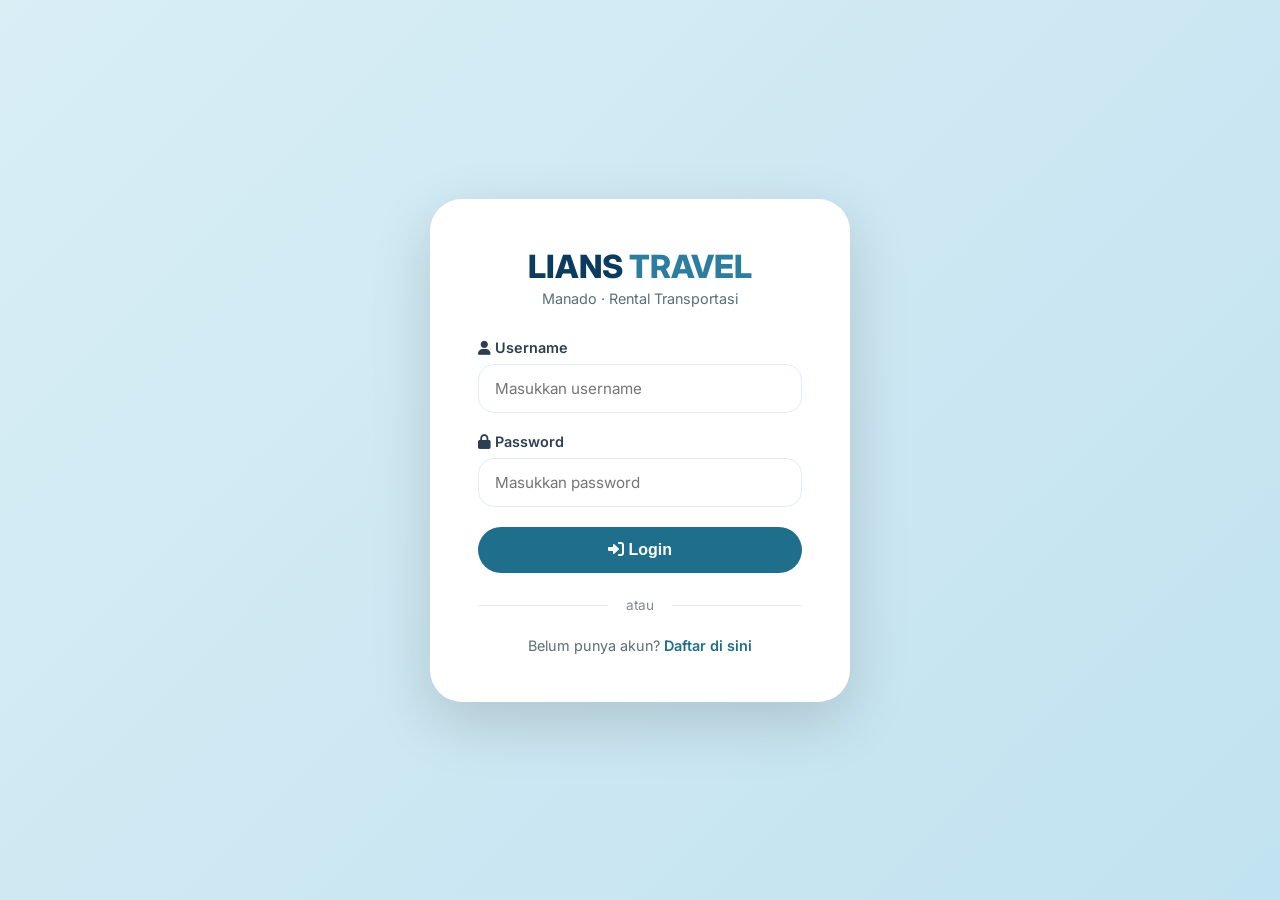
<file: frontend/login.html>
<!DOCTYPE html>
<html lang="id">
<head>
    <meta charset="UTF-8">
    <meta name="viewport" content="width=device-width, initial-scale=1.0">
    <title>Login - Lians Travel</title>
    <link href="https://fonts.googleapis.com/css2?family=Inter:wght@300;400;500;600;700;800&display=swap" rel="stylesheet">
    <link rel="stylesheet" href="https://cdnjs.cloudflare.com/ajax/libs/font-awesome/6.0.0-beta3/css/all.min.css">
    <style>
        * { margin: 0; padding: 0; box-sizing: border-box; }
        body {
            font-family: 'Inter', sans-serif;
            background: linear-gradient(135deg, #d9eef5 0%, #c1e2f0 100%);
            min-height: 100vh;
            display: flex;
            align-items: center;
            justify-content: center;
            padding: 20px;
        }
        .login-container {
            background: white;
            border-radius: 32px;
            box-shadow: 0 20px 60px rgba(0,0,0,0.15);
            padding: 48px;
            max-width: 420px;
            width: 100%;
        }
        .logo { text-align: center; margin-bottom: 32px; }
        .logo h1 { font-size: 2rem; font-weight: 800; color: #0b3b5f; }
        .logo span { color: #2c7da0; }
        .logo p { color: #5a6e7a; font-size: 0.9rem; margin-top: 4px; }
        .form-group { margin-bottom: 20px; }
        .form-group label {
            display: block;
            font-weight: 600;
            margin-bottom: 8px;
            color: #2c3e50;
            font-size: 0.9rem;
        }
        .form-group input {
            width: 100%;
            padding: 14px 16px;
            border: 1.5px solid #e0eef4;
            border-radius: 16px;
            font-family: inherit;
            font-size: 0.95rem;
        }
        .form-group input:focus {
            outline: none;
            border-color: #2c7da0;
            box-shadow: 0 0 0 3px rgba(44, 125, 160, 0.1);
        }
        .btn-login {
            width: 100%;
            padding: 14px;
            background: #1f6e8c;
            color: white;
            border: none;
            border-radius: 40px;
            font-weight: 700;
            font-size: 1rem;
            cursor: pointer;
            transition: 0.2s;
        }
        .btn-login:hover { background: #0b5e7e; transform: translateY(-2px); }
        .divider {
            text-align: center;
            margin: 24px 0;
            color: #7f8c8d;
            font-size: 0.85rem;
            position: relative;
        }
        .divider::before, .divider::after {
            content: '';
            position: absolute;
            top: 50%;
            width: 40%;
            height: 1px;
            background: #e0eef4;
        }
        .divider::before { left: 0; }
        .divider::after { right: 0; }
        .register-link {
            text-align: center;
            margin-top: 16px;
            color: #5a6e7a;
            font-size: 0.9rem;
        }
        .register-link a { color: #1f6e8c; font-weight: 600; text-decoration: none; }
        .alert {
            padding: 12px 16px;
            border-radius: 12px;
            margin-bottom: 20px;
            font-size: 0.85rem;
            display: none;
        }
        .alert-error { background: #fee2e2; color: #b91c1c; }
        .alert-success { background: #d1fae5; color: #065f46; }
        .alert.show { display: block; }
    </style>
</head>
<body>

    <div class="login-container">
        <div class="logo">
            <h1>LIANS <span>TRAVEL</span></h1>
            <p>Manado · Rental Transportasi</p>
        </div>

        <div id="alertBox" class="alert"></div>

        <form id="loginForm">
            <div class="form-group">
                <label><i class="fas fa-user"></i> Username</label>
                <input type="text" id="username" placeholder="Masukkan username" required>
            </div>
            <div class="form-group">
                <label><i class="fas fa-lock"></i> Password</label>
                <input type="password" id="password" placeholder="Masukkan password" required>
            </div>
            <button type="submit" class="btn-login"><i class="fas fa-sign-in-alt"></i> Login</button>
        </form>

        <div class="divider">atau</div>
        <div class="register-link">Belum punya akun? <a href="/register">Daftar di sini</a></div>
    </div>

    <script>
        const API_URL = '/api';

        function showAlert(message, type) {
            const alertBox = document.getElementById('alertBox');
            alertBox.textContent = message;
            alertBox.className = `alert alert-${type} show`;
            setTimeout(() => { alertBox.className = 'alert'; }, 5000);
        }

        document.getElementById('loginForm').addEventListener('submit', async function(e) {
            e.preventDefault();
            const username = document.getElementById('username').value.trim();
            const password = document.getElementById('password').value;

            if (!username || !password) return showAlert('Harap isi username dan password', 'error');

            try {
                const response = await fetch(`${API_URL}/users/login`, {
                    method: 'POST',
                    headers: { 'Content-Type': 'application/json' },
                    body: JSON.stringify({ username, password })
                });
                const result = await response.json();

                if (result.success) {
                    localStorage.setItem('token', result.data.token);
                    localStorage.setItem('user', JSON.stringify(result.data.user));
                    showAlert('Login berhasil! Mengalihkan...', 'success');
                    setTimeout(() => {
                        if (result.data.user.role === 'admin') {
                            window.location.href = '/admin';
                        } else {
                            window.location.href = '/';
                        }
                    }, 1000);
                } else {
                    showAlert(result.message, 'error');
                }
            } catch (error) {
                showAlert('Terjadi kesalahan. Coba lagi.', 'error');
            }
        });

        const token = localStorage.getItem('token');
        const user = JSON.parse(localStorage.getItem('user') || '{}');
        if (token && user.role) {
            if (user.role === 'admin') window.location.href = '/admin';
            else window.location.href = '/';
        }
    </script>
</body>
</html>
</file>
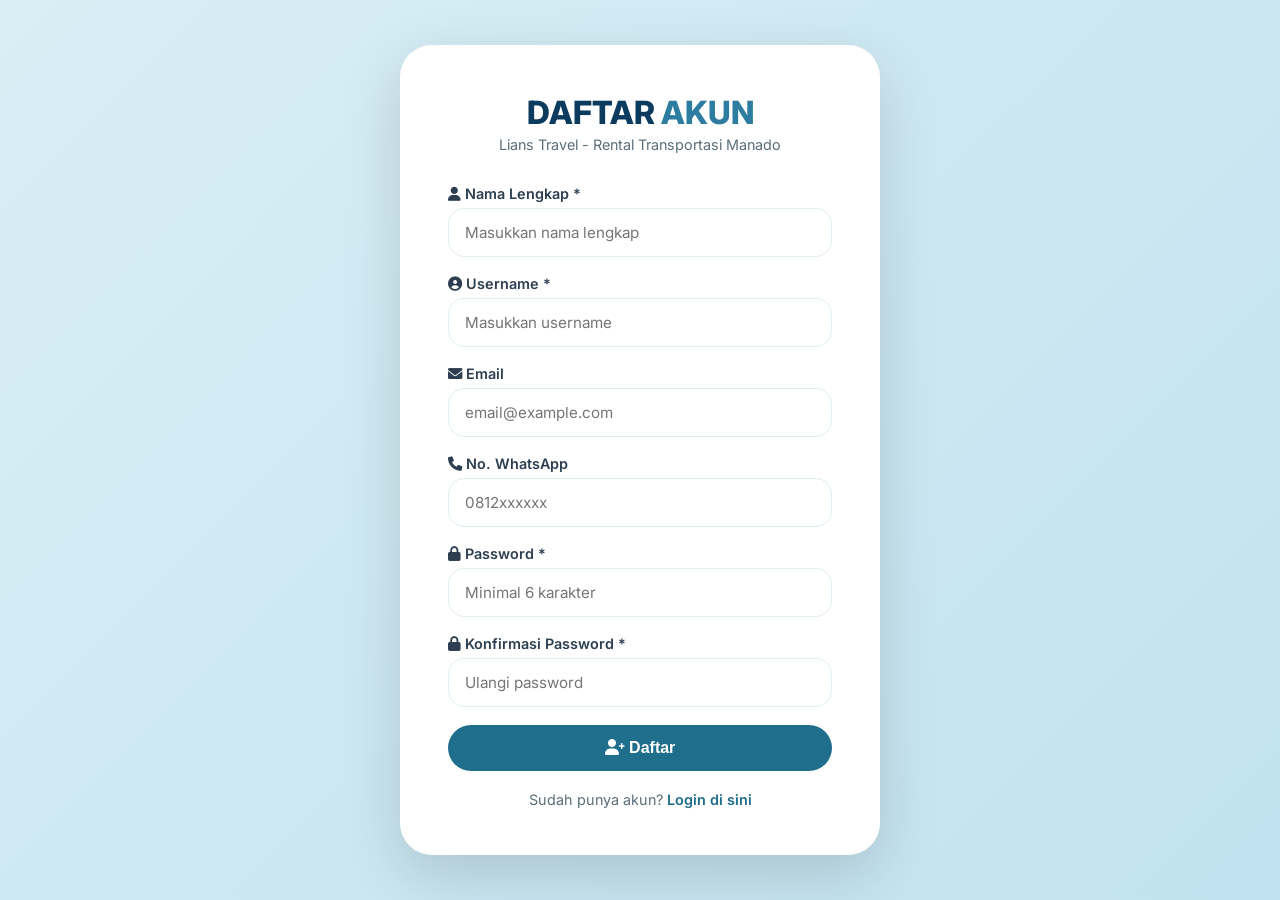
<file: frontend/register.html>
<!DOCTYPE html>
<html lang="id">
<head>
    <meta charset="UTF-8">
    <meta name="viewport" content="width=device-width, initial-scale=1.0">
    <title>Daftar - Lians Travel</title>
    <link href="https://fonts.googleapis.com/css2?family=Inter:wght@300;400;500;600;700;800&display=swap" rel="stylesheet">
    <link rel="stylesheet" href="https://cdnjs.cloudflare.com/ajax/libs/font-awesome/6.0.0-beta3/css/all.min.css">
    <style>
        * { margin: 0; padding: 0; box-sizing: border-box; }
        body {
            font-family: 'Inter', sans-serif;
            background: linear-gradient(135deg, #d9eef5 0%, #c1e2f0 100%);
            min-height: 100vh;
            display: flex;
            align-items: center;
            justify-content: center;
            padding: 20px;
        }
        .register-container {
            background: white;
            border-radius: 32px;
            box-shadow: 0 20px 60px rgba(0,0,0,0.15);
            padding: 48px;
            max-width: 480px;
            width: 100%;
            max-height: 90vh;
            overflow-y: auto;
        }
        .logo { text-align: center; margin-bottom: 32px; }
        .logo h1 { font-size: 2rem; font-weight: 800; color: #0b3b5f; }
        .logo span { color: #2c7da0; }
        .logo p { color: #5a6e7a; font-size: 0.9rem; margin-top: 4px; }
        .form-group { margin-bottom: 18px; }
        .form-group label {
            display: block;
            font-weight: 600;
            margin-bottom: 6px;
            color: #2c3e50;
            font-size: 0.9rem;
        }
        .form-group input {
            width: 100%;
            padding: 14px 16px;
            border: 1.5px solid #e0eef4;
            border-radius: 16px;
            font-family: inherit;
            font-size: 0.95rem;
        }
        .form-group input:focus {
            outline: none;
            border-color: #2c7da0;
            box-shadow: 0 0 0 3px rgba(44, 125, 160, 0.1);
        }
        .btn-register {
            width: 100%;
            padding: 14px;
            background: #1f6e8c;
            color: white;
            border: none;
            border-radius: 40px;
            font-weight: 700;
            font-size: 1rem;
            cursor: pointer;
            transition: 0.2s;
        }
        .btn-register:hover { background: #0b5e7e; transform: translateY(-2px); }
        .login-link {
            text-align: center;
            margin-top: 20px;
            color: #5a6e7a;
            font-size: 0.9rem;
        }
        .login-link a { color: #1f6e8c; font-weight: 600; text-decoration: none; }
        .alert {
            padding: 12px 16px;
            border-radius: 12px;
            margin-bottom: 20px;
            font-size: 0.85rem;
            display: none;
        }
        .alert-error { background: #fee2e2; color: #b91c1c; }
        .alert-success { background: #d1fae5; color: #065f46; }
        .alert.show { display: block; }
    </style>
</head>
<body>

    <div class="register-container">
        <div class="logo">
            <h1>DAFTAR <span>AKUN</span></h1>
            <p>Lians Travel - Rental Transportasi Manado</p>
        </div>

        <div id="alertBox" class="alert"></div>

        <form id="registerForm">
            <div class="form-group">
                <label><i class="fas fa-user"></i> Nama Lengkap *</label>
                <input type="text" id="fullname" placeholder="Masukkan nama lengkap" required>
            </div>
            <div class="form-group">
                <label><i class="fas fa-user-circle"></i> Username *</label>
                <input type="text" id="username" placeholder="Masukkan username" required>
            </div>
            <div class="form-group">
                <label><i class="fas fa-envelope"></i> Email</label>
                <input type="email" id="email" placeholder="email@example.com">
            </div>
            <div class="form-group">
                <label><i class="fas fa-phone"></i> No. WhatsApp</label>
                <input type="tel" id="phone" placeholder="0812xxxxxx">
            </div>
            <div class="form-group">
                <label><i class="fas fa-lock"></i> Password *</label>
                <input type="password" id="password" placeholder="Minimal 6 karakter" required>
            </div>
            <div class="form-group">
                <label><i class="fas fa-lock"></i> Konfirmasi Password *</label>
                <input type="password" id="confirmPassword" placeholder="Ulangi password" required>
            </div>
            <button type="submit" class="btn-register"><i class="fas fa-user-plus"></i> Daftar</button>
        </form>

        <div class="login-link">Sudah punya akun? <a href="/login">Login di sini</a></div>
    </div>

    <script>
        const API_URL = '/api';

        function showAlert(message, type) {
            const alertBox = document.getElementById('alertBox');
            alertBox.textContent = message;
            alertBox.className = `alert alert-${type} show`;
            setTimeout(() => { alertBox.className = 'alert'; }, 5000);
        }

        document.getElementById('registerForm').addEventListener('submit', async function(e) {
            e.preventDefault();
            const fullname = document.getElementById('fullname').value.trim();
            const username = document.getElementById('username').value.trim();
            const email = document.getElementById('email').value.trim();
            const phone = document.getElementById('phone').value.trim();
            const password = document.getElementById('password').value;
            const confirmPassword = document.getElementById('confirmPassword').value;

            if (!fullname || !username || !password) return showAlert('Nama lengkap, username, dan password wajib diisi', 'error');
            if (password.length < 6) return showAlert('Password minimal 6 karakter', 'error');
            if (password !== confirmPassword) return showAlert('Konfirmasi password tidak cocok', 'error');

            try {
                const response = await fetch(`${API_URL}/users/register`, {
                    method: 'POST',
                    headers: { 'Content-Type': 'application/json' },
                    body: JSON.stringify({ fullname, username, email, phone, password })
                });
                const result = await response.json();

                if (result.success) {
                    showAlert('Registrasi berhasil! Silakan login.', 'success');
                    setTimeout(() => { window.location.href = '/login'; }, 2000);
                } else {
                    showAlert(result.message, 'error');
                }
            } catch (error) {
                showAlert('Terjadi kesalahan. Coba lagi.', 'error');
            }
        });
    </script>
</body>
</html>
</file>
